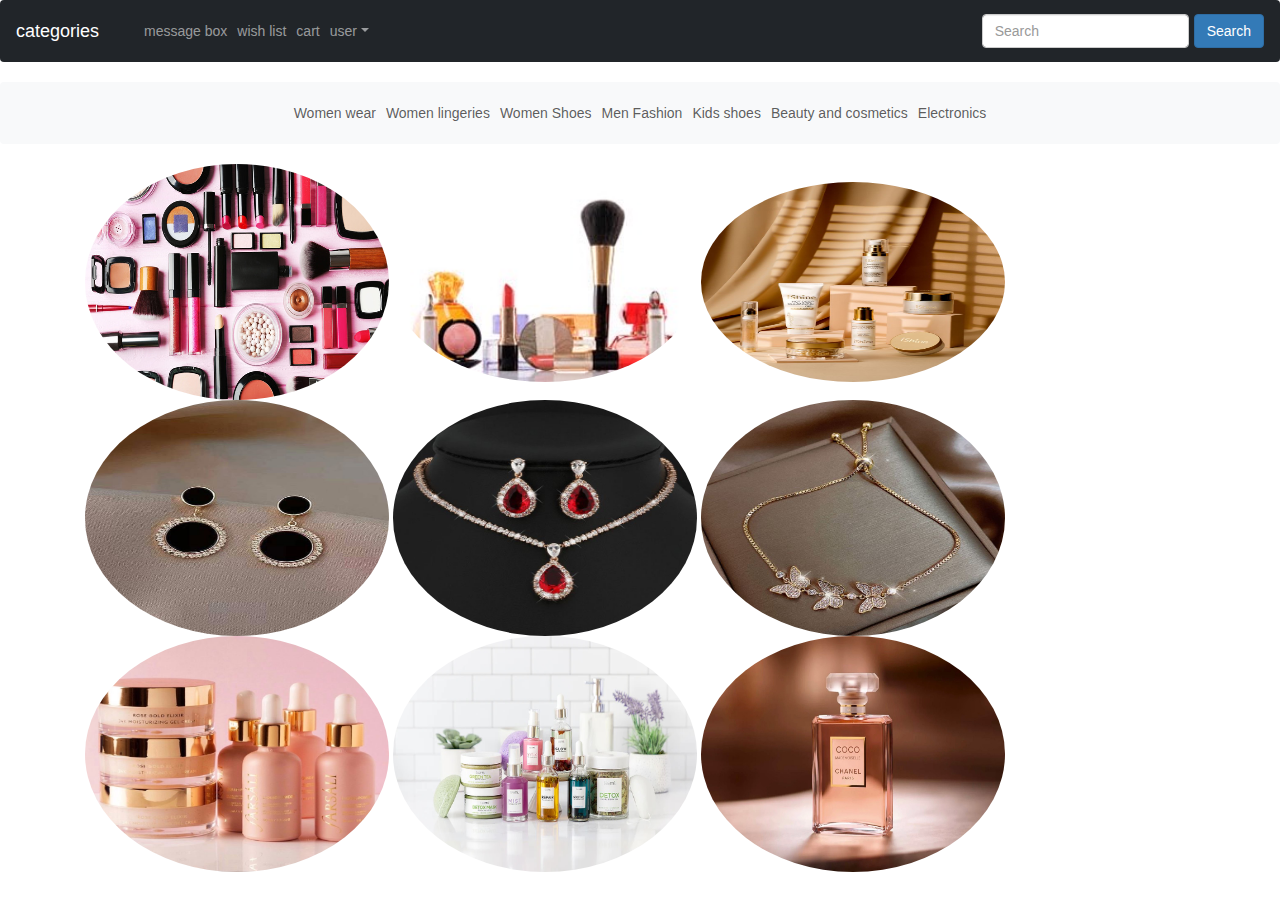
<file: Beauty and cosmetics.html>
<!DOCTYPE html>
<html lang="en">
<head>
    <meta charset="UTF-8">
    <meta name="viewport" content="width=device-width, initial-scale=1.0">
    <title>beauty and cosmetics</title>
    <link href="https://cdn.jsdelivr.net/npm/bootstrap@5.3.1/dist/css/bootstrap.min.css" rel="stylesheet">
    <script src="https://cdn.jsdelivr.net/npm/bootstrap@5.3.1/dist/js/bootstrap.bundle.min.js"></script>
    <link rel="stylesheet" href="https://maxcdn.bootstrapcdn.com/bootstrap/3.4.1/css/bootstrap.min.css">
  <script src="https://ajax.googleapis.com/ajax/libs/jquery/3.6.4/jquery.min.js"></script>
  <script src="https://maxcdn.bootstrapcdn.com/bootstrap/3.4.1/js/bootstrap.min.js"></script>
</head>
<body>


    <nav class="navbar navbar-expand-sm bg-dark navbar-dark">
        <div class="container-fluid">
          <a class="navbar-brand" href="#">categories</a>
          <button class="navbar-toggler" type="button" data-bs-toggle="collapse" data-bs-target="#collapsibleNavbar">
            <span class="navbar-toggler-icon"></span>
          </button>
          <div class="collapse navbar-collapse" id="collapsibleNavbar">
            <ul class="navbar-nav">
              <li class="nav-item">
                <a class="nav-link" href="#">message box</a>
              </li>
              <li class="nav-item">
                <a class="nav-link" href="#">wish list</a>
              </li>
             <li class="nav-item">
                <a class="nav-link" href="#">cart</a>
              </li>
           
              
              <li class="nav-item dropdown">
                <a class="nav-link dropdown-toggle" href="#" role="button" data-bs-toggle="dropdown">user</a>
                <ul class="dropdown-menu">
                  <li><a class="dropdown-item" href="#">sign up </a></li>
                  <li><a class="dropdown-item" href="#">my orders</a></li>
                  <li><a class="dropdown-item" href="#">my messages </a></li>
                  <li><a class="dropdown-item" href="#">recently viewed</a></li>
                </ul>
              </li>
            </ul>
            
          </div>
          <form class="d-flex">
              <input class="form-control me-2" type="text" placeholder="Search">
              <button class="btn btn-primary" type="button">Search</button>
            </form>
        </div>
      </nav>
      
      
      <nav class="navbar navbar-expand-sm bg-light">
          <div class="container-fluid">
            <ul class="navbar-nav">
              <li class="nav-item">
                <a class="nav-link" href="#">Women wear</a>
              </li>
              <li class="nav-item">
                <a class="nav-link" href="#">Women lingeries</a>
              </li>
              <li class="nav-item">
                <a class="nav-link" href="#">Women Shoes</a>
              </li>
              <li class="nav-item">
                <a class="nav-link" href="#">Men Fashion</a>
              </li>
              <li class="nav-item">
                  <a class="nav-link" href="#">Kids shoes</a>
              </li>
              <li class="nav-item">
                <a class="nav-link" href="#">Beauty and cosmetics</a>
              </li>
              <li class="nav-item">
                <a class="nav-link" href="#">Electronics</a>
            </li>
            </ul>
          </div>
        </nav> 
        
        <div class="container"> 
            <img src="/images/cosmetics1.jpg" class="rounded-circle" alt="men 2" width="304" height="236">
            <img src="/images/cosmetics2.jpg" class="rounded-circle" alt="Cinque Terre" width="304" height="200">
            <img src="/images/cosmetics 4.JPG" class="rounded-circle" alt="Cinque Terre" width="304" height="200">       
          </div>
    
    
    <div class="container">      
      <img src="/images/jw 1.JPG" class="rounded-circle" alt="Cinque Terre" width="304" height="236"> 
      <img src="/images/jw 2.JPG" class="rounded-circle" alt="Cinque Terre" width="304" height="236">
      <img src="/images/jw 3 (1).JPG" class="rounded-circle" alt="Cinque Terre" width="304" height="236">
    </div>
     
    <div class="container">            
      <img src="/images/skin care 2.JPG" class="img-circle" alt="Cinque Terre" width="304" height="236">
      <img src="/images/skincare.jpg" class="rounded-circle" alt="Cinque Terre" width="304" height="236">
      <img src="/images/perfume1.jpg" class="rounded-circle" alt="Cinque Terre" width="304" height="236"> 
    </div>
          
    </body>
    </html>
</file>
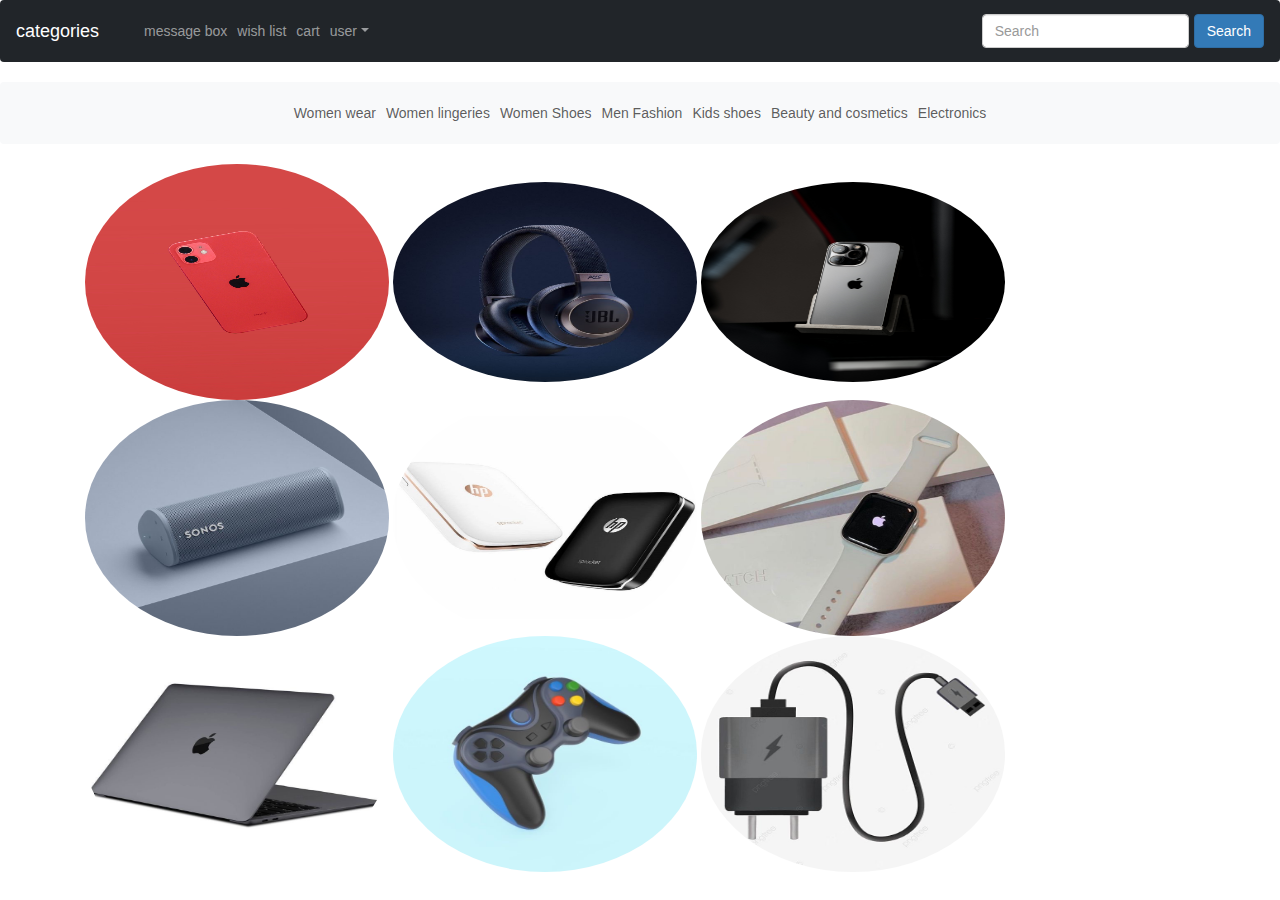
<file: Electronics.html>
<!DOCTYPE html>
<html lang="en">
<head>
    <meta charset="UTF-8">
    <meta name="viewport" content="width=device-width, initial-scale=1.0">
    <title>Electronics</title>
    <link href="https://cdn.jsdelivr.net/npm/bootstrap@5.3.1/dist/css/bootstrap.min.css" rel="stylesheet">
    <script src="https://cdn.jsdelivr.net/npm/bootstrap@5.3.1/dist/js/bootstrap.bundle.min.js"></script>
    <link rel="stylesheet" href="https://maxcdn.bootstrapcdn.com/bootstrap/3.4.1/css/bootstrap.min.css">
  <script src="https://ajax.googleapis.com/ajax/libs/jquery/3.6.4/jquery.min.js"></script>
  <script src="https://maxcdn.bootstrapcdn.com/bootstrap/3.4.1/js/bootstrap.min.js"></script>
</head>
<body>
    <nav class="navbar navbar-expand-sm bg-dark navbar-dark">
        <div class="container-fluid">
          <a class="navbar-brand" href="#">categories</a>
          <button class="navbar-toggler" type="button" data-bs-toggle="collapse" data-bs-target="#collapsibleNavbar">
            <span class="navbar-toggler-icon"></span>
          </button>
          <div class="collapse navbar-collapse" id="collapsibleNavbar">
            <ul class="navbar-nav">
              <li class="nav-item">
                <a class="nav-link" href="#">message box</a>
              </li>
              <li class="nav-item">
                <a class="nav-link" href="#">wish list</a>
              </li>
             <li class="nav-item">
                <a class="nav-link" href="#">cart</a>
              </li>
           
              
              <li class="nav-item dropdown">
                <a class="nav-link dropdown-toggle" href="#" role="button" data-bs-toggle="dropdown">user</a>
                <ul class="dropdown-menu">
                  <li><a class="dropdown-item" href="#">sign up </a></li>
                  <li><a class="dropdown-item" href="#">my orders</a></li>
                  <li><a class="dropdown-item" href="#">my messages </a></li>
                  <li><a class="dropdown-item" href="#">recently viewed</a></li>
                </ul>
              </li>
            </ul>
            
          </div>
          <form class="d-flex">
              <input class="form-control me-2" type="text" placeholder="Search">
              <button class="btn btn-primary" type="button">Search</button>
            </form>
        </div>
      </nav>
      
      
      <nav class="navbar navbar-expand-sm bg-light">
          <div class="container-fluid">
            <ul class="navbar-nav">
              <li class="nav-item">
                <a class="nav-link" href="#">Women wear</a>
              </li>
              <li class="nav-item">
                <a class="nav-link" href="#">Women lingeries</a>
              </li>
              <li class="nav-item">
                <a class="nav-link" href="#">Women Shoes</a>
              </li>
              <li class="nav-item">
                <a class="nav-link" href="#">Men Fashion</a>
              </li>
              <li class="nav-item">
                  <a class="nav-link" href="#">Kids shoes</a>
              </li>
              <li class="nav-item">
                <a class="nav-link" href="#">Beauty and cosmetics</a>
              </li>
              <li class="nav-item">
                <a class="nav-link" href="#">Electronics</a>
            </li>
            </ul>
          </div>
        </nav> 
        
        <div class="container"> 
            <img src="/images/pexels-luci-6791447.jpg" class="rounded-circle" alt="men 2" width="304" height="236">
            <img src="/images/speaker (2).JPG" class="rounded-circle" alt="Cinque Terre" width="304" height="200">
            <img src="/images/pexels-oğuzhan-öncü-14168781.jpg" class="rounded-circle" alt="Cinque Terre" width="304" height="200">       
          </div>
    
    
    <div class="container">      
      <img src="/images/speaker (1).JPG" class="rounded-circle" alt="Cinque Terre" width="304" height="236"> 
      <img src="/images/speaker (3).JPG" class="rounded-circle" alt="Cinque Terre" width="304" height="236">
      <img src="/images/speaker (4).JPG" class="rounded-circle" alt="Cinque Terre" width="304" height="236">
    </div>
     
    <div class="container">            
      <img src="/images/speaker (5).JPG" class="img-circle" alt="Cinque Terre" width="304" height="236">
      <img src="/images/joystick.JPG" class="rounded-circle" alt="Cinque Terre" width="304" height="236">
      <img src="/images/charger.JPG" class="rounded-circle" alt="Cinque Terre" width="304" height="236"> 
    </div>
          
    </body>
    </html>

    
</body>
</html>
</file>
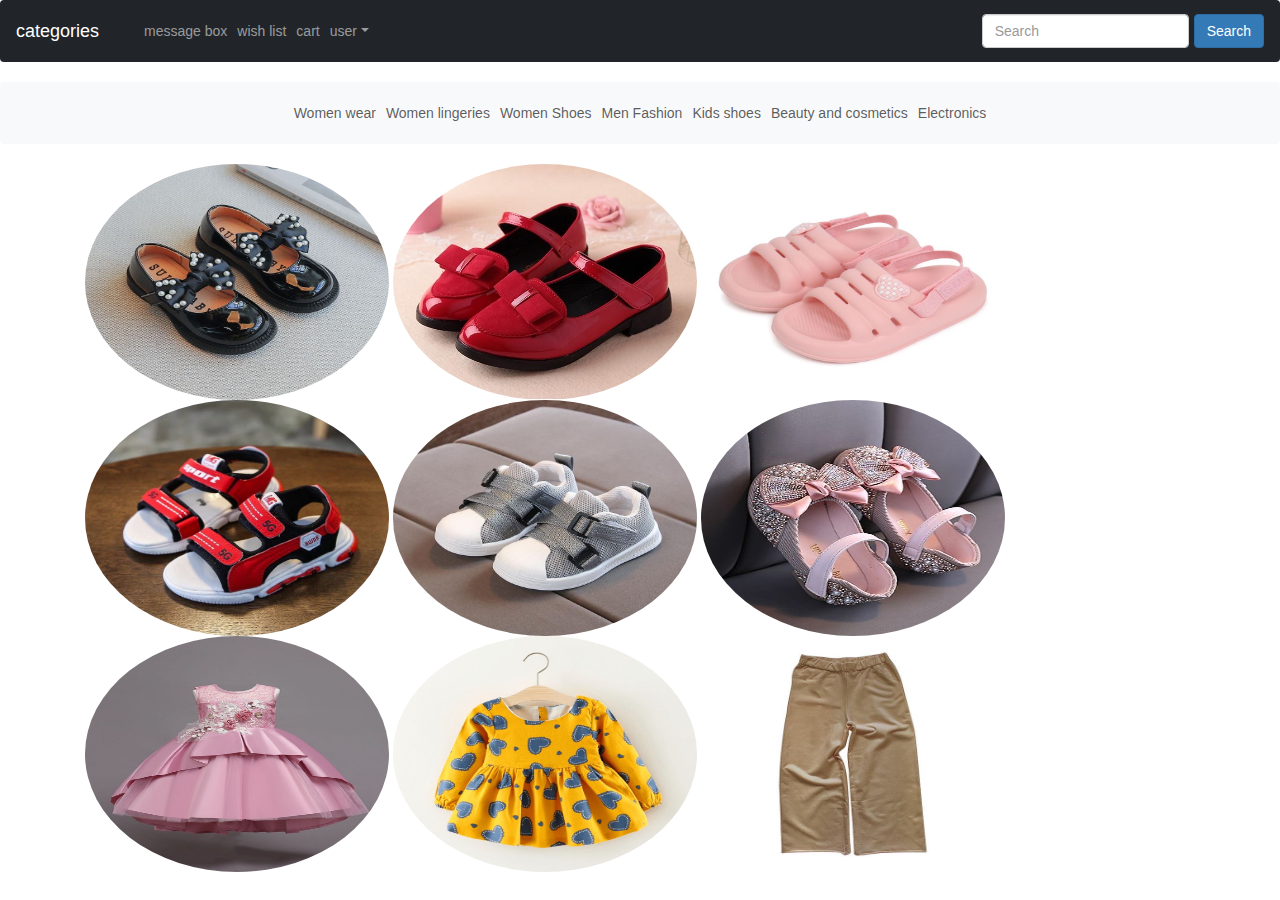
<file: kids wear.html>
<!DOCTYPE html>
<html lang="en">
<head>
    <meta charset="UTF-8">
    <meta name="viewport" content="width=device-width, initial-scale=1.0">
    <title>Kids wear</title>
</head>
<body>
    <link href="https://cdn.jsdelivr.net/npm/bootstrap@5.3.1/dist/css/bootstrap.min.css" rel="stylesheet">
    <script src="https://cdn.jsdelivr.net/npm/bootstrap@5.3.1/dist/js/bootstrap.bundle.min.js"></script>
    <link rel="stylesheet" href="https://maxcdn.bootstrapcdn.com/bootstrap/3.4.1/css/bootstrap.min.css">
  <script src="https://ajax.googleapis.com/ajax/libs/jquery/3.6.4/jquery.min.js"></script>
  <script src="https://maxcdn.bootstrapcdn.com/bootstrap/3.4.1/js/bootstrap.min.js"></script>
</head>
<body>
    <nav class="navbar navbar-expand-sm bg-dark navbar-dark">
        <div class="container-fluid">
          <a class="navbar-brand" href="#">categories</a>
          <button class="navbar-toggler" type="button" data-bs-toggle="collapse" data-bs-target="#collapsibleNavbar">
            <span class="navbar-toggler-icon"></span>
          </button>
          <div class="collapse navbar-collapse" id="collapsibleNavbar">
            <ul class="navbar-nav">
              <li class="nav-item">
                <a class="nav-link" href="#">message box</a>
              </li>
              <li class="nav-item">
                <a class="nav-link" href="#">wish list</a>
              </li>
             <li class="nav-item">
                <a class="nav-link" href="#">cart</a>
              </li>


              <li class="nav-item dropdown">
                <a class="nav-link dropdown-toggle" href="#" role="button" data-bs-toggle="dropdown">user</a>
                <ul class="dropdown-menu">
                  <li><a class="dropdown-item" href="#">sign up </a></li>
                  <li><a class="dropdown-item" href="#">my orders</a></li>
                  <li><a class="dropdown-item" href="#">my messages </a></li>
                  <li><a class="dropdown-item" href="#">recently viewed</a></li>
                </ul>
              </li>
            </ul>
            
          </div>
          <form class="d-flex">
              <input class="form-control me-2" type="text" placeholder="Search">
              <button class="btn btn-primary" type="button">Search</button>
            </form>
        </div>
      </nav>

      <nav class="navbar navbar-expand-sm bg-light">
        <div class="container-fluid">
          <ul class="navbar-nav">
            <li class="nav-item">
              <a class="nav-link" href="#">Women wear</a>
            </li>
            <li class="nav-item">
              <a class="nav-link" href="#">Women lingeries</a>
            </li>
            <li class="nav-item">
              <a class="nav-link" href="#">Women Shoes</a>
            </li>
            <li class="nav-item">
              <a class="nav-link" href="#">Men Fashion</a>
            </li>
            <li class="nav-item">
                <a class="nav-link" href="#">Kids shoes</a>
            </li>
            <li class="nav-item">
              <a class="nav-link" href="#">Beauty and cosmetics</a>
            </li>
            <li class="nav-item">
               <a class="nav-link" href="#">Electronics</a>
          </li>
          </ul>
        </div>
      </nav> 
      

      <div class="container"> 
        <img src="/images/smll 1 (5).JPG" class="rounded-circle" alt="men 2" width="304" height="236">
        <img src="/images/smll 1 (3).JPG" class="rounded-circle" alt="Cinque Terre" width="304" height="236">
        <img src="/images/smll 1 (8).JPG" class="rounded-circle" alt="Cinque Terre" width="304" height="236">       
      </div>


<div class="container">      
  <img src="/images/smll 1 (4).JPG" class="rounded-circle" alt="Cinque Terre" width="304" height="236"> 
  <img src="/images/smll 1 (2).JPG" class="rounded-circle" alt="Cinque Terre" width="304" height="236">
  <img src="/images/smll 1 (6).JPG" class="rounded-circle" alt="Cinque Terre" width="304" height="236">
</div>
 
<div class="container">            
  <img src="/images/gown.JPG" class="img-circle" alt="Cinque Terre" width="304" height="236">
  <img src="/images/top.JPG" class="rounded-circle" alt="Cinque Terre" width="304" height="236">
  <img src="/images/trouser.JPG" class="rounded-circle" alt="Cinque Terre" width="304" height="236"> 
</div>
    
</body>
</html>
</file>
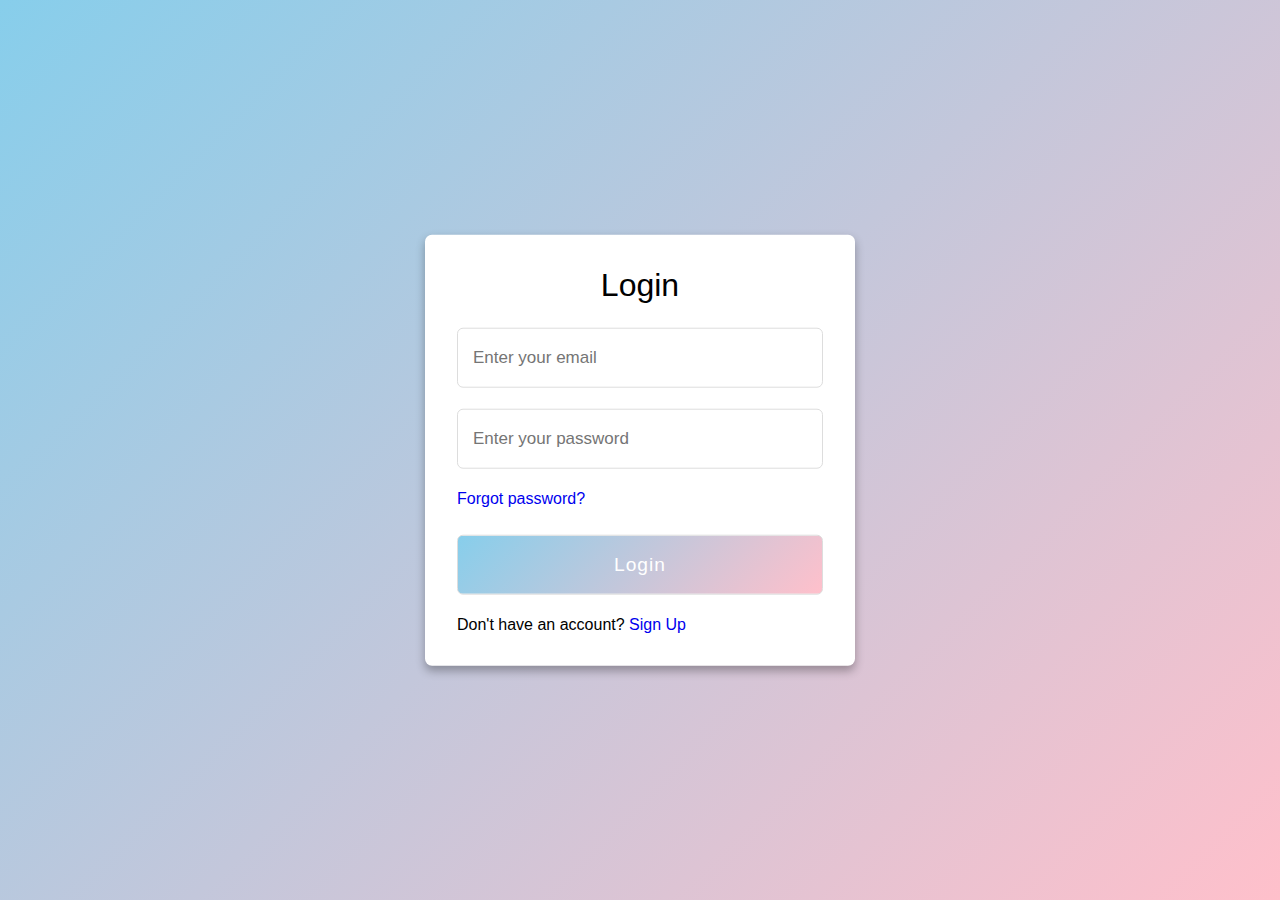
<file: log_in.html>
<!DOCTYPE html>
<html lang="en">
<head>
    <meta charset="UTF-8">
    <meta name="viewport" content="width=device-width, initial-scale=1.0">
    <link rel="stylesheet" href="log_in.css">
    <title>log_in form</title>
</head>
<body>
 <div class="container">
        <input type="checkbox" id="check">
        <div class="login form">
    <header>Login</header>
      <form action="#">
        <input type="text" placeholder="Enter your email">
        <input type="password" placeholder="Enter your password">
        <a href="#">Forgot password?</a>
        <input type="button" class="button" value="Login">
      </form>
      <div class="signup">
        <span class="signup">Don't have an account?
         <label for="check"><a href="sign_up.html">Sign Up</a></label>
        </span>
      </div>
    </div>
</body>
</html>
</file>
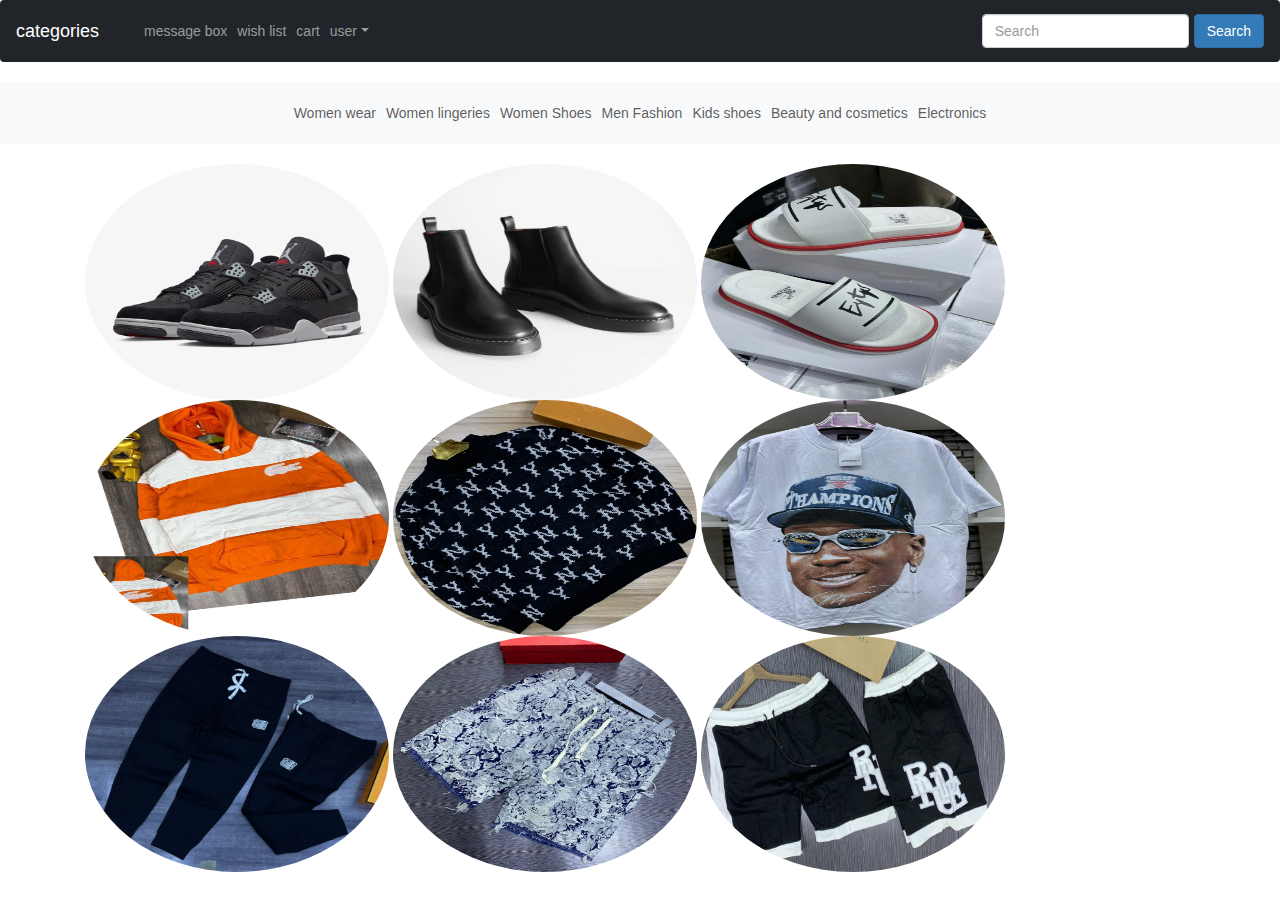
<file: Men fashion.html>
<!DOCTYPE html>
<html lang="en">
<head>
    <meta charset="UTF-8">
    <meta name="viewport" content="width=device-width, initial-scale=1.0">
    <title>Men fashion</title>
    <link href="https://cdn.jsdelivr.net/npm/bootstrap@5.3.1/dist/css/bootstrap.min.css" rel="stylesheet">
    <script src="https://cdn.jsdelivr.net/npm/bootstrap@5.3.1/dist/js/bootstrap.bundle.min.js"></script>
    <link rel="stylesheet" href="https://maxcdn.bootstrapcdn.com/bootstrap/3.4.1/css/bootstrap.min.css">
  <script src="https://ajax.googleapis.com/ajax/libs/jquery/3.6.4/jquery.min.js"></script>
  <script src="https://maxcdn.bootstrapcdn.com/bootstrap/3.4.1/js/bootstrap.min.js"></script>
</head>
<body>
    <nav class="navbar navbar-expand-sm bg-dark navbar-dark">
        <div class="container-fluid">
          <a class="navbar-brand" href="#">categories</a>
          <button class="navbar-toggler" type="button" data-bs-toggle="collapse" data-bs-target="#collapsibleNavbar">
            <span class="navbar-toggler-icon"></span>
          </button>
          <div class="collapse navbar-collapse" id="collapsibleNavbar">
            <ul class="navbar-nav">
              <li class="nav-item">
                <a class="nav-link" href="#">message box</a>
              </li>
              <li class="nav-item">
                <a class="nav-link" href="#">wish list</a>
              </li>
             <li class="nav-item">
                <a class="nav-link" href="#">cart</a>
              </li>
           
              
              <li class="nav-item dropdown">
                <a class="nav-link dropdown-toggle" href="#" role="button" data-bs-toggle="dropdown">user</a>
                <ul class="dropdown-menu">
                  <li><a class="dropdown-item" href="#">sign up </a></li>
                  <li><a class="dropdown-item" href="#">my orders</a></li>
                  <li><a class="dropdown-item" href="#">my messages </a></li>
                  <li><a class="dropdown-item" href="#">recently viewed</a></li>
                </ul>
              </li>
            </ul>
            
          </div>
          <form class="d-flex">
              <input class="form-control me-2" type="text" placeholder="Search">
              <button class="btn btn-primary" type="button">Search</button>
            </form>
        </div>
      </nav>
      
      
      <nav class="navbar navbar-expand-sm bg-light">
          <div class="container-fluid">
            <ul class="navbar-nav">
              <li class="nav-item">
                <a class="nav-link" href="#">Women wear</a>
              </li>
              <li class="nav-item">
                <a class="nav-link" href="#">Women lingeries</a>
              </li>
              <li class="nav-item">
                <a class="nav-link" href="#">Women Shoes</a>
              </li>
              <li class="nav-item">
                <a class="nav-link" href="#">Men Fashion</a>
              </li>
              <li class="nav-item">
                  <a class="nav-link" href="#">Kids shoes</a>
              </li>
              <li class="nav-item">
                <a class="nav-link" href="#">Beauty and cosmetics</a>
              </li>
              <li class="nav-item">
                <a class="nav-link" href="#">Electronics</a>
            </li>
            </ul>
          </div>
        </nav> 
        
        <div class="container"> 
            <img src="/images/jordan.JPG" class="rounded-circle" alt="men 2" width="304" height="236">
            <img src="/images/black shoe.JPG" class="rounded-circle" alt="Cinque Terre" width="304" height="236">
            <img src="/images/white slippers.jpg" class="rounded-circle" alt="Cinque Terre" width="304" height="236">       
          </div>
    
    
    <div class="container">      
      <img src="/images/org pull.jpg" class="rounded-circle" alt="Cinque Terre" width="304" height="236"> 
      <img src="/images/pull over.jpg" class="rounded-circle" alt="Cinque Terre" width="304" height="236">
      <img src="/images/t shirt.jpg" class="rounded-circle" alt="Cinque Terre" width="304" height="236">
    </div>
     
    <div class="container">            
      <img src="/images/WhatsApp Image 2023-08-24 at 01.19.18.jpg" class="img-circle" alt="Cinque Terre" width="304" height="236">
      <img src="/images/short 1.jpg" class="rounded-circle" alt="Cinque Terre" width="304" height="236">
      <img src="/images/short.jpg" class="rounded-circle" alt="Cinque Terre" width="304" height="236"> 
    </div>
          
    </body>
    </html>
    
</body>
</html>
</file>
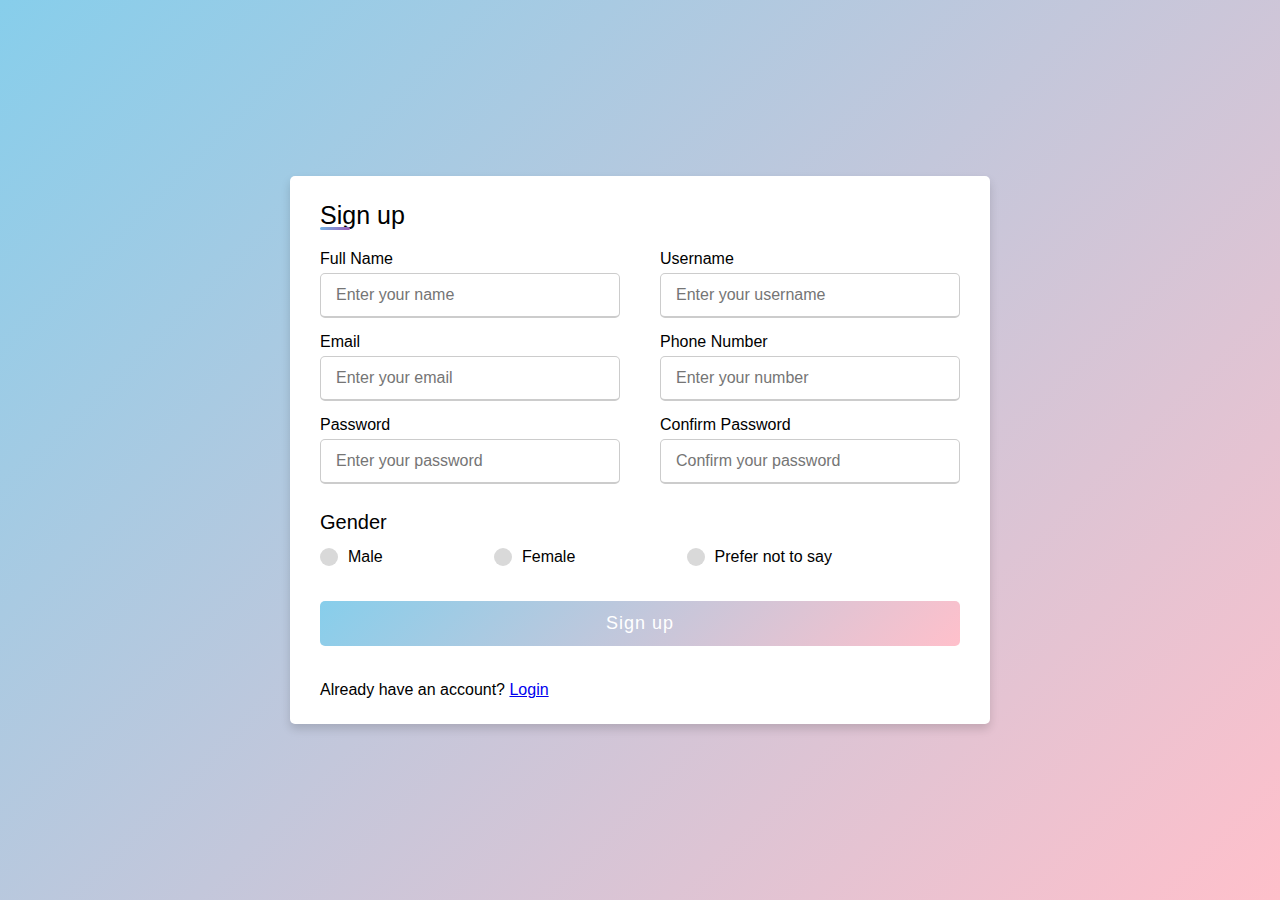
<file: sign_up.html>
<!DOCTYPE html>
<html lang="en">
<head>
    <meta charset="UTF-8">
    <meta name="viewport" content="width=device-width, initial-scale=1.0">
    <link rel="stylesheet" href="sign_up.css">

    <body>
      <div class="container">
        <div class="title">Sign up</div>
        <div class="content">
          <form action="#">
            <div class="user-details">
              <div class="input-box">
                <span class="details">Full Name</span>
                <input type="text" placeholder="Enter your name" required>
              </div>
              <div class="input-box">
                <span class="details">Username</span>
                <input type="text" placeholder="Enter your username" required>
              </div>
              <div class="input-box">
                <span class="details">Email</span>
                <input type="text" placeholder="Enter your email" required>
              </div>
              <div class="input-box">
                <span class="details">Phone Number</span>
                <input type="text" placeholder="Enter your number" required>
              </div>
              <div class="input-box">
                <span class="details">Password</span>
                <input type="text" placeholder="Enter your password" required>
              </div>
              <div class="input-box">
                <span class="details">Confirm Password</span>
                <input type="text" placeholder="Confirm your password" required>
              </div>
            </div>
            <div class="gender-details">
              <input type="radio" name="gender" id="dot-1">
              <input type="radio" name="gender" id="dot-2">
              <input type="radio" name="gender" id="dot-3">
              <span class="gender-title">Gender</span>
              <div class="category">
                <label for="dot-1">
                <span class="dot one"></span>
                <span class="gender">Male</span>
              </label>
              <label for="dot-2">
                <span class="dot two"></span>
                <span class="gender">Female</span>
              </label>
              <label for="dot-3">
                <span class="dot three"></span>
                <span class="gender">Prefer not to say</span>
                </label>
              </div>
            </div>
            <div class="button">
              <input type="submit" value="Sign up">
            </div>
          </form>
        </div>
        <div class="signup">
          <span class="signup">Already have an account?
           <label for="check"><a href="log_in.html">Login</a></label>
          </span>
        </div>
      </div>
      
    </body>
    </html>
</file>
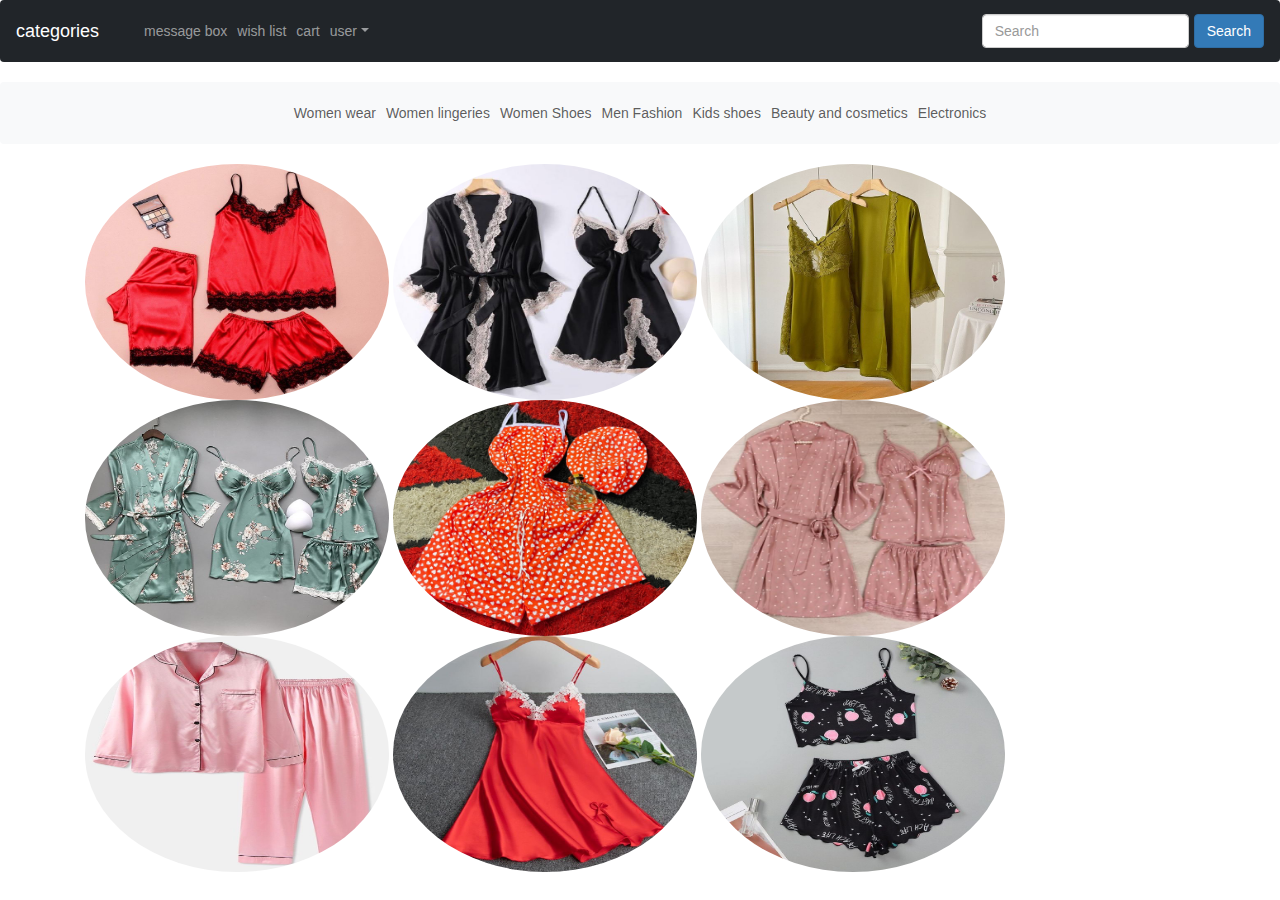
<file: women_lingeries.html>
<!DOCTYPE html>
<html lang="en">
<head>
      <meta charset="UTF-8">
      <meta name="viewport" content="width=device-width, initial-scale=1.0">
      <title>women lingeries</title>
  <link href="https://cdn.jsdelivr.net/npm/bootstrap@5.3.1/dist/css/bootstrap.min.css" rel="stylesheet">
  <script src="https://cdn.jsdelivr.net/npm/bootstrap@5.3.1/dist/js/bootstrap.bundle.min.js"></script>

  <link rel="stylesheet" href="https://maxcdn.bootstrapcdn.com/bootstrap/3.4.1/css/bootstrap.min.css">
  <script src="https://ajax.googleapis.com/ajax/libs/jquery/3.6.4/jquery.min.js"></script>
  <script src="https://maxcdn.bootstrapcdn.com/bootstrap/3.4.1/js/bootstrap.min.js"></script>
</head>
<body>
      <nav class="navbar navbar-expand-sm bg-dark navbar-dark">
            <div class="container-fluid">
              <a class="navbar-brand" href="#">categories</a>
              <button class="navbar-toggler" type="button" data-bs-toggle="collapse" data-bs-target="#collapsibleNavbar">
                <span class="navbar-toggler-icon"></span>
              </button>
              <div class="collapse navbar-collapse" id="collapsibleNavbar">
                <ul class="navbar-nav">
                  <li class="nav-item">
                    <a class="nav-link" href="#">message box</a>
                  </li>
                  <li class="nav-item">
                    <a class="nav-link" href="#">wish list</a>
                  </li>
                 <li class="nav-item">
                    <a class="nav-link" href="#">cart</a>
                  </li>
                     
                
                  <li class="nav-item dropdown">
                    <a class="nav-link dropdown-toggle" href="#" role="button" data-bs-toggle="dropdown">user</a>
                    <ul class="dropdown-menu">
                      <li><a class="dropdown-item" href="#">sign up </a></li>
                      <li><a class="dropdown-item" href="#">my orders</a></li>
                      <li><a class="dropdown-item" href="#">my messages </a></li>
                      <li><a class="dropdown-item" href="#">recently viewed</a></li>
                    </ul>
                  </li>
                </ul>
                
              </div>
              <form class="d-flex">
                  <input class="form-control me-2" type="text" placeholder="Search">
                  <button class="btn btn-primary" type="button">Search</button>
                </form>
            </div>
          </nav>
          
          
          <nav class="navbar navbar-expand-sm bg-light">
              <div class="container-fluid">
                <ul class="navbar-nav">
                  <li class="nav-item">
                    <a class="nav-link" href="#">Women wear</a>
                  </li>
                  <li class="nav-item">
                    <a class="nav-link" href="#">Women lingeries</a>
                  </li>
                  <li class="nav-item">
                    <a class="nav-link" href="#">Women Shoes</a>
                  </li>
                  <li class="nav-item">
                    <a class="nav-link" href="#">Men Fashion</a>
                  </li>
                  <li class="nav-item">
                      <a class="nav-link" href="#">Kids shoes</a>
                  </li>
                  <li class="nav-item">
                    <a class="nav-link" href="#">Beauty and cosmetics</a>
                  </li>
                  <li class="nav-item">
                    <a class="nav-link" href="#">Electronics</a>
                  </li>
                </ul>
              </div>
            </nav>  
          
          
         <div class="container"> 
        <img src="/images/red up n down.JPG" class="rounded-circle" alt="Cinque Terre" width="304" height="236">
        <img src="/images/blacknwhite.JPG" class="rounded-circle" alt="Cinque Terre" width="304" height="236">
        <img src="/images/browngreen.JPG" class="rounded-circle" alt="Cinque Terre" width="304" height="236">       
      </div>


<div class="container">      
  <img src="/images/green nt.JPG" class="rounded-circle" alt="Cinque Terre" width="304" height="236"> 
  <img src="/images/orange nt.jpg" class="rounded-circle" alt="Cinque Terre" width="304" height="236">
  <img src="/images/peach nt.JPG" class="rounded-circle" alt="Cinque Terre" width="304" height="236">
</div>
 
<div class="container">            
  <img src="/images/pink nt.JPG" class="img-circle" alt="Cinque Terre" width="304" height="236">
  <img src="/images/red nt.JPG" class="rounded-circle" alt="Cinque Terre" width="304" height="236">
  <img src="/images/up and down.JPG" class="rounded-circle" alt="Cinque Terre" width="304" height="236"> 
</div>
      
</body>
</html>
</file>
<file: log_in.css>
*{
  margin: 0;
  padding: 0;
  box-sizing: border-box;
  font-family: 'Poppins', sans-serif;
}
  body{
    min-height: 100vh;
    width: 100%;
    background: linear-gradient(135deg, skyblue, pink);
}
  .container{
  position: absolute;
  top: 50%;
  left: 50%;
  transform: translate(-50%,-50%);
  max-width: 430px;
  width: 100%;
  background: #fff;
  border-radius: 7px;
  box-shadow: 0 5px 10px rgba(0,0,0,0.3);
}
  .container .registration{
  display: none;
}
#check:checked ~ .registration{
display: block;
}
#check:checked ~ .login{
display: none;
}
#check{
display: none;
}
  .container .form{
  padding: 2rem;
}
  .form header{
  font-size: 2rem;
  font-weight: 500;
  text-align: center;
  margin-bottom: 1.5rem;
}
  .form input{
  height: 60px;
  width: 100%;
  padding: 0 15px;
  font-size: 17px;
  margin-bottom: 1.3rem;
  border: 1px solid #ddd;
  border-radius: 6px;
  outline: none;
}
  .form input:focus{
  box-shadow: 0 1px 0 rgba(0,0,0,0.2);
}
  .form a{
  font-size: 16px;
  background:white;
  text-decoration: none;
}


  .form a:hover{
  text-decoration: underline;
}
.form input.button{
  color: #fff;
  background: linear-gradient(135deg, skyblue, pink);
  font-size: 1.2rem;
  font-weight: 500;
  letter-spacing: 1px;
  margin-top: 1.7rem;
  cursor: pointer;
  transition: 0.4s;
}
</file>
<file: sign_up.css>
*{
  margin: 0;
  padding: 0;
  box-sizing: border-box;
  font-family: 'Poppins',sans-serif;
}
body{
  height: 100vh;
  display: flex;
  justify-content: center;
  align-items: center;
  padding: 10px;
  background: linear-gradient(135deg, skyblue, pink);
}
.container{
  max-width: 700px;
  width: 100%;
  background-color: #fff;
  padding: 25px 30px;
  border-radius: 5px;
  box-shadow: 0 5px 10px rgba(0,0,0,0.15);
}
.container .title{
  font-size: 25px;
  font-weight: 500;
  position: relative;
}
.container .title::before{
  content: "";
  position: absolute;
  left: 0;
  bottom: 0;
  height: 3px;
  width: 30px;
  border-radius: 5px;
  background: linear-gradient(135deg, #71b7e6, #9b59b6);
}
.content form .user-details{
  display: flex;
  flex-wrap: wrap;
  justify-content: space-between;
  margin: 20px 0 12px 0;
}
form .user-details .input-box{
  margin-bottom: 15px;
  width: calc(100% / 2 - 20px);
}
form .input-box span.details{
  display: block;
  font-weight: 500;
  margin-bottom: 5px;
}
.user-details .input-box input{
  height: 45px;
  width: 100%;
  outline: none;
  font-size: 16px;
  border-radius: 5px;
  padding-left: 15px;
  border: 1px solid #ccc;
  border-bottom-width: 2px;
  transition: all 0.3s ease;
}
.user-details .input-box input:focus,
.user-details .input-box input:valid{
  border-color: skyblue;
}
 form .gender-details .gender-title{
  font-size: 20px;
  font-weight: 500;
 }
 form .category{
   display: flex;
   width: 80%;
   margin: 14px 0 ;
   justify-content: space-between;
 }
 form .category label{
   display: flex;
   align-items: center;
   cursor: pointer;
 }
 form .category label .dot{
  height: 18px;
  width: 18px;
  border-radius: 50%;
  margin-right: 10px;
  background: #d9d9d9;
  border: 5px solid transparent;
  transition: all 0.3s ease;
}
 #dot-1:checked ~ .category label .one,
 #dot-2:checked ~ .category label .two,
 #dot-3:checked ~ .category label .three{
   background: black;
   border-color: #d9d9d9;
 }
 form input[type="radio"]{
   display: none;
 }
 form .button{
   height: 45px;
   margin: 35px 0
 }
 form .button input{
   height: 100%;
   width: 100%;
   border-radius: 5px;
   border: none;
   color: #fff;
   font-size: 18px;
   font-weight: 500;
   letter-spacing: 1px;
   cursor: pointer;
   transition: all 0.3s ease;
   background: linear-gradient(135deg, skyblue,pink);
 }
 form .button input:hover{
  /* transform: scale(0.99); */
  background: linear-gradient(-135deg, pink);
  }
 @media(max-width: 584px){
 .container{
  max-width: 100%;
}
form .user-details .input-box{
    margin-bottom: 15px;
    width: 100%;
  }
  form .category{
    width: 100%;
  }
  .content form .user-details{
    max-height: 300px;
    overflow-y: scroll;
  }
  .user-details::-webkit-scrollbar{
    width: 5px;
  }
  }
  @media(max-width: 459px){
  .container .content .category{
    flex-direction: column;
  }
}
</file>
